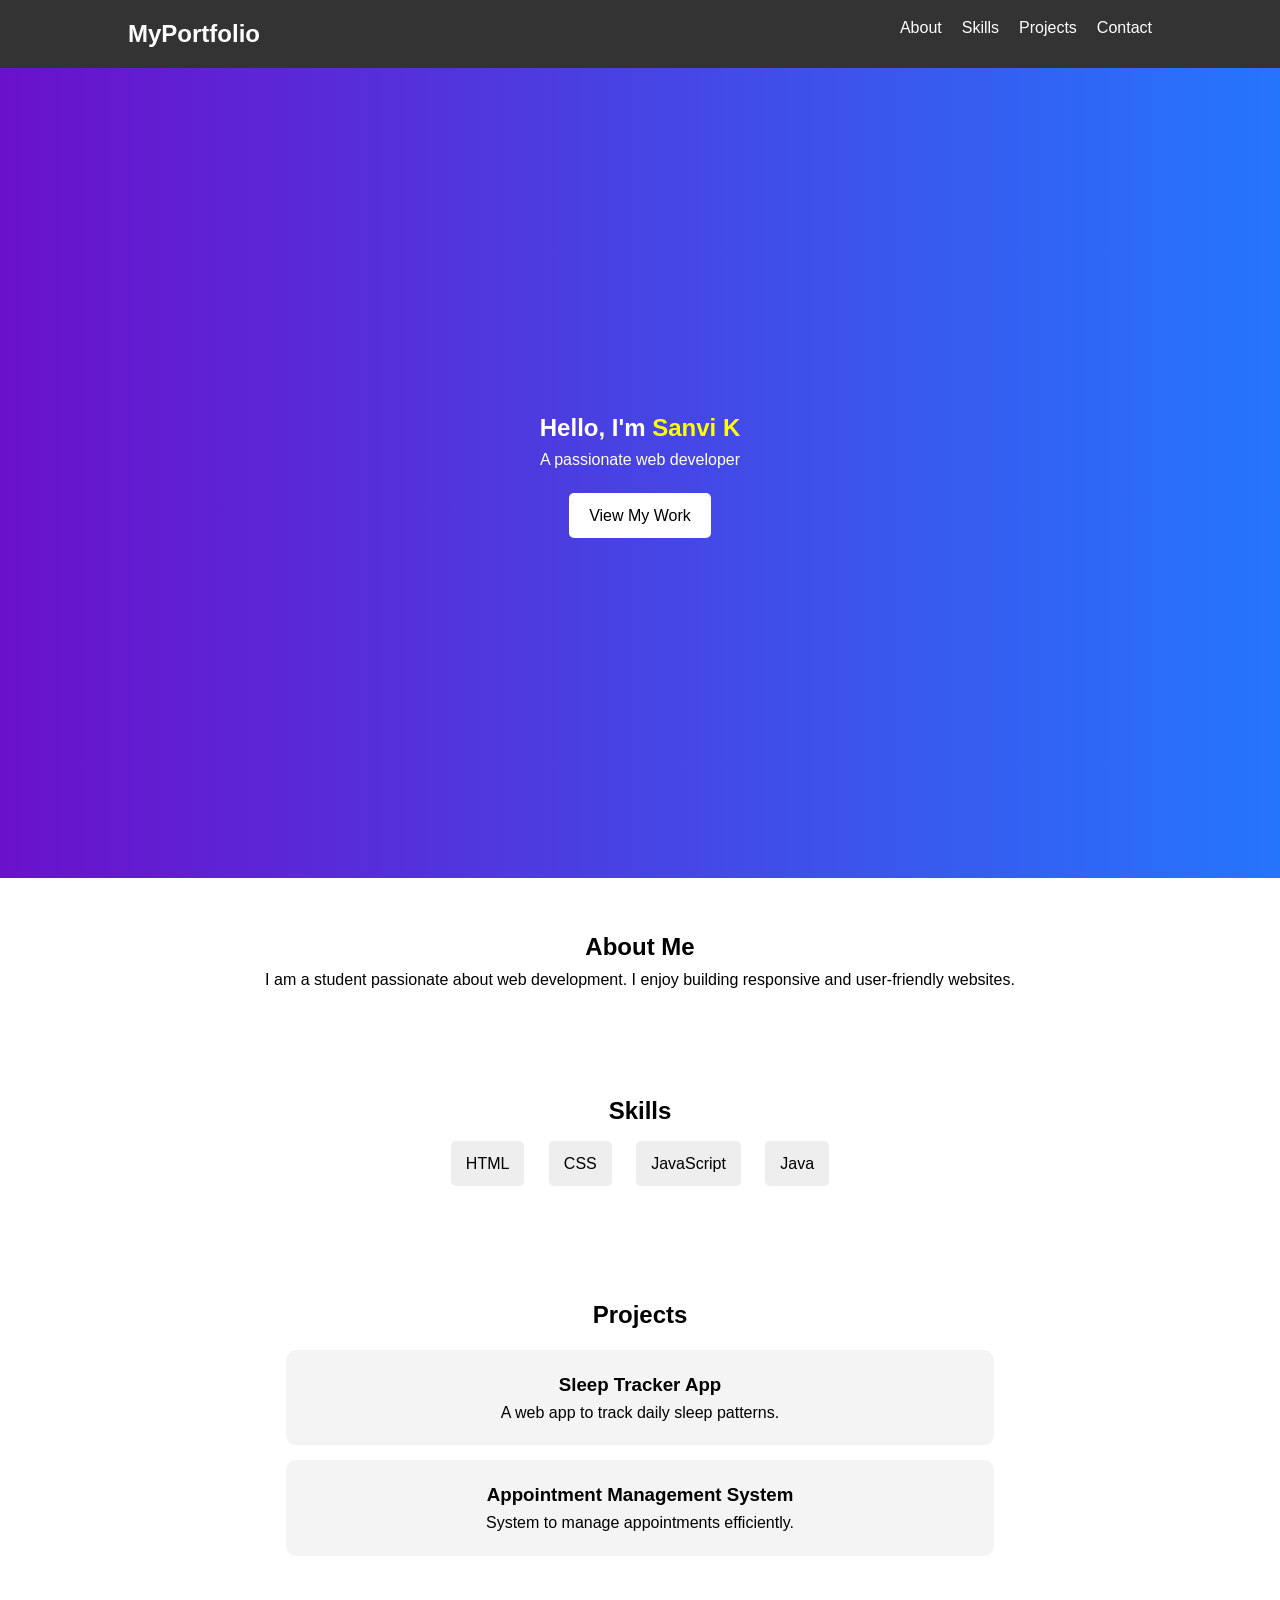
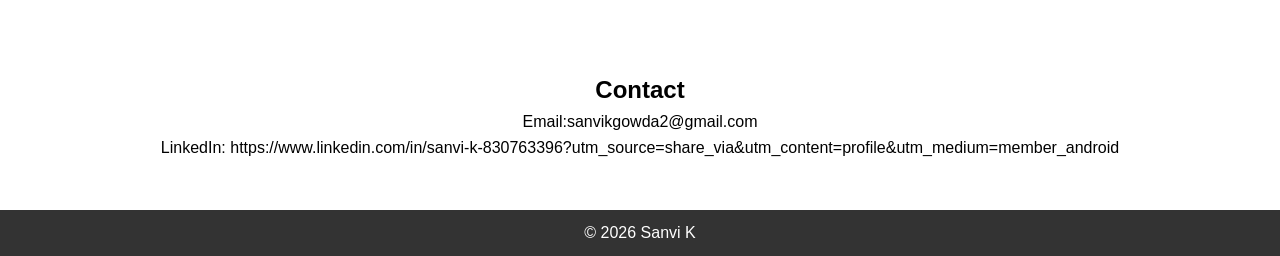
<file: index.html>
<!DOCTYPE html>
<html lang="en">
<head>
    <meta charset="UTF-8">
    <meta name="viewport" content="width=device-width, initial-scale=1.0">
    <title>My Portfolio</title>
    <link rel="stylesheet" href="style.css">
</head>
<body>

    <!-- Navbar -->
    <header>
        <nav>
            <h2 class="logo">MyPortfolio</h2>
            <ul>
                <li><a href="#about">About</a></li>
                <li><a href="#skills">Skills</a></li>
                <li><a href="#projects">Projects</a></li>
                <li><a href="#contact">Contact</a></li>
            </ul>
        </nav>
    </header>

    <!-- Hero Section -->
    <section class="hero">
        <h1>Hello, I'm <span>Sanvi K</span></h1>
        <p>A passionate web developer</p>
        <a href="#projects" class="btn">View My Work</a>
    </section>

    <!-- About -->
    <section id="about" class="section">
        <h2>About Me</h2>
        <p>
            I am a student passionate about web development. I enjoy building responsive and user-friendly websites.
        </p>
    </section>

    <!-- Skills -->
    <section id="skills" class="section">
        <h2>Skills</h2>
        <div class="skills">
            <span>HTML</span>
            <span>CSS</span>
            <span>JavaScript</span>
            <span>Java</span>
        </div>
    </section>

    <!-- Projects -->
    <section id="projects" class="section">
        <h2>Projects</h2>
        <div class="project-card">
            <h3>Sleep Tracker App</h3>
            <p>A web app to track daily sleep patterns.</p>
        </div>

        <div class="project-card">
            <h3>Appointment Management System</h3>
            <p>System to manage appointments efficiently.</p>
        </div>
    </section>

    <!-- Contact -->
    <section id="contact" class="section">
        <h2>Contact</h2>
        <p>Email:sanvikgowda2@gmail.com</p>
        <p>LinkedIn: https://www.linkedin.com/in/sanvi-k-830763396?utm_source=share_via&utm_content=profile&utm_medium=member_android</p>
    </section>

    <footer>
        <p>© 2026 Sanvi K</p>
    </footer>
    <script src="script.js"></script>

</body>
</html>
</file>
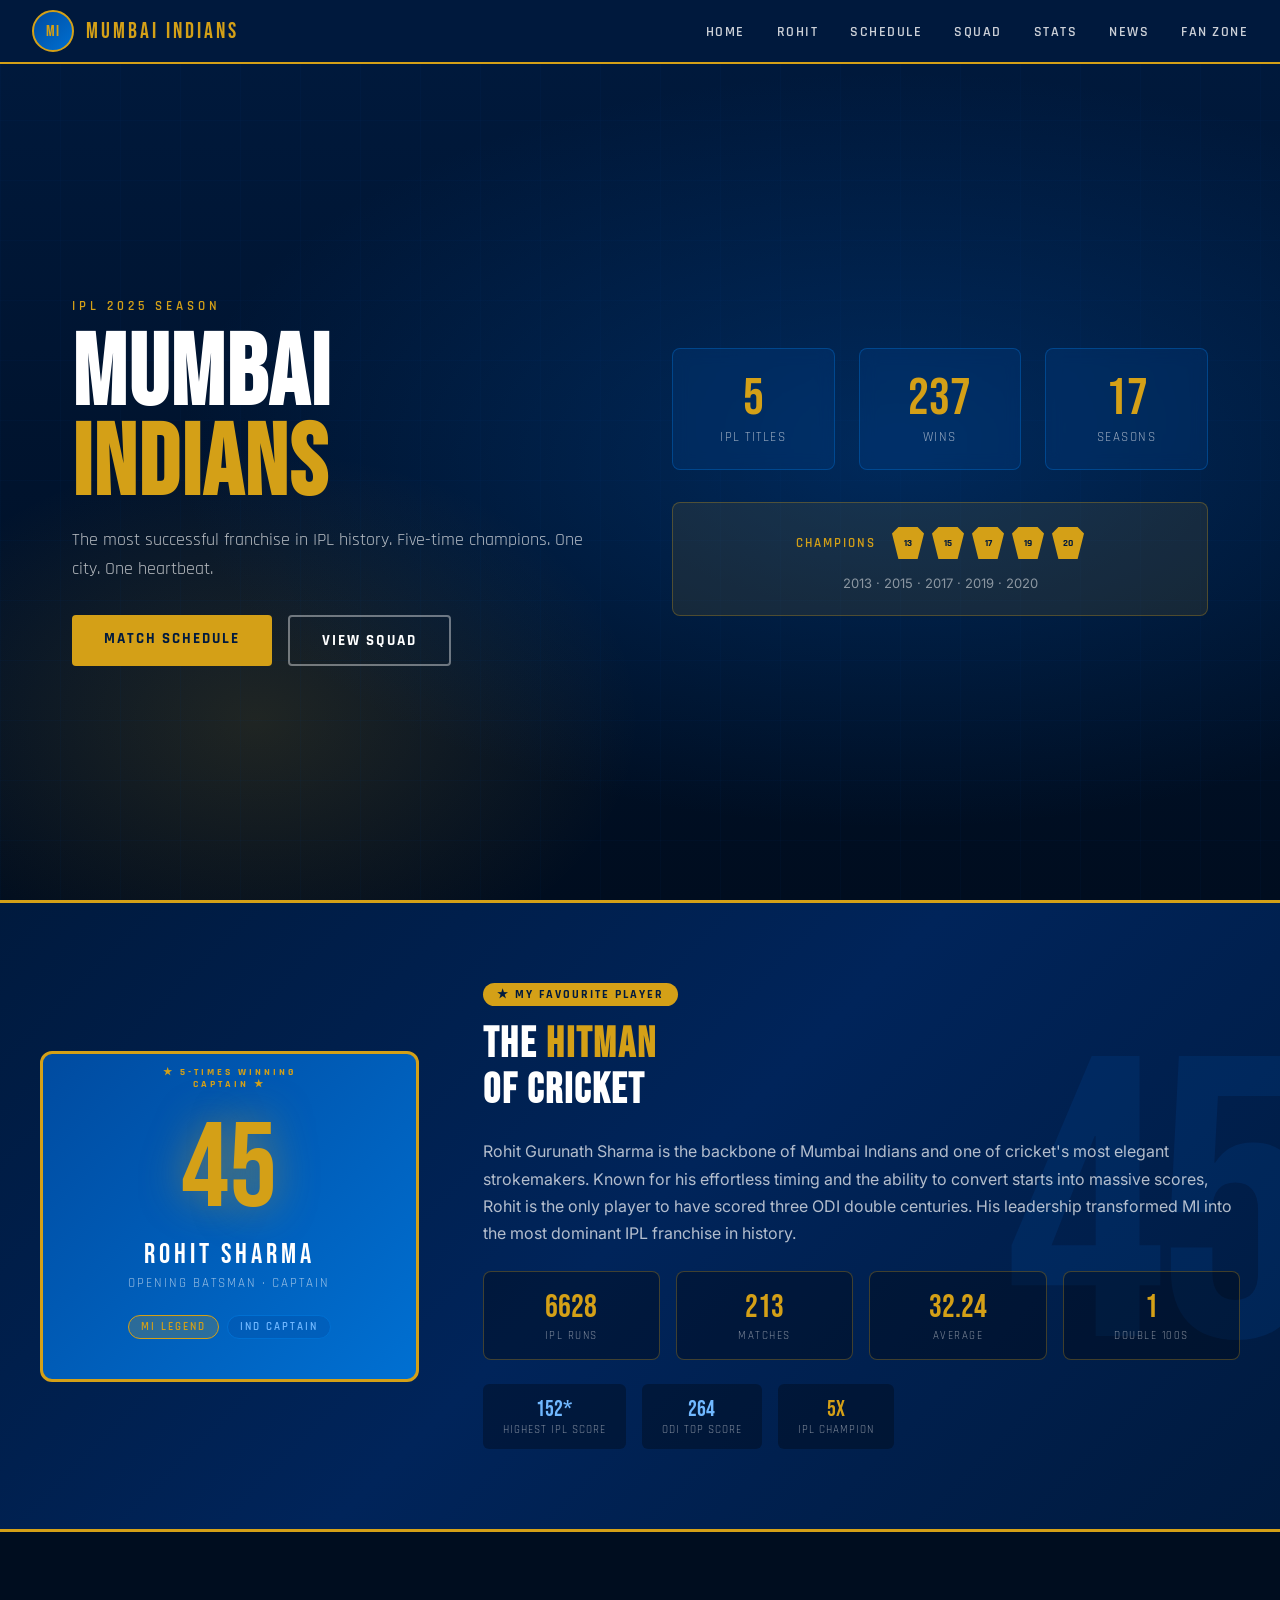
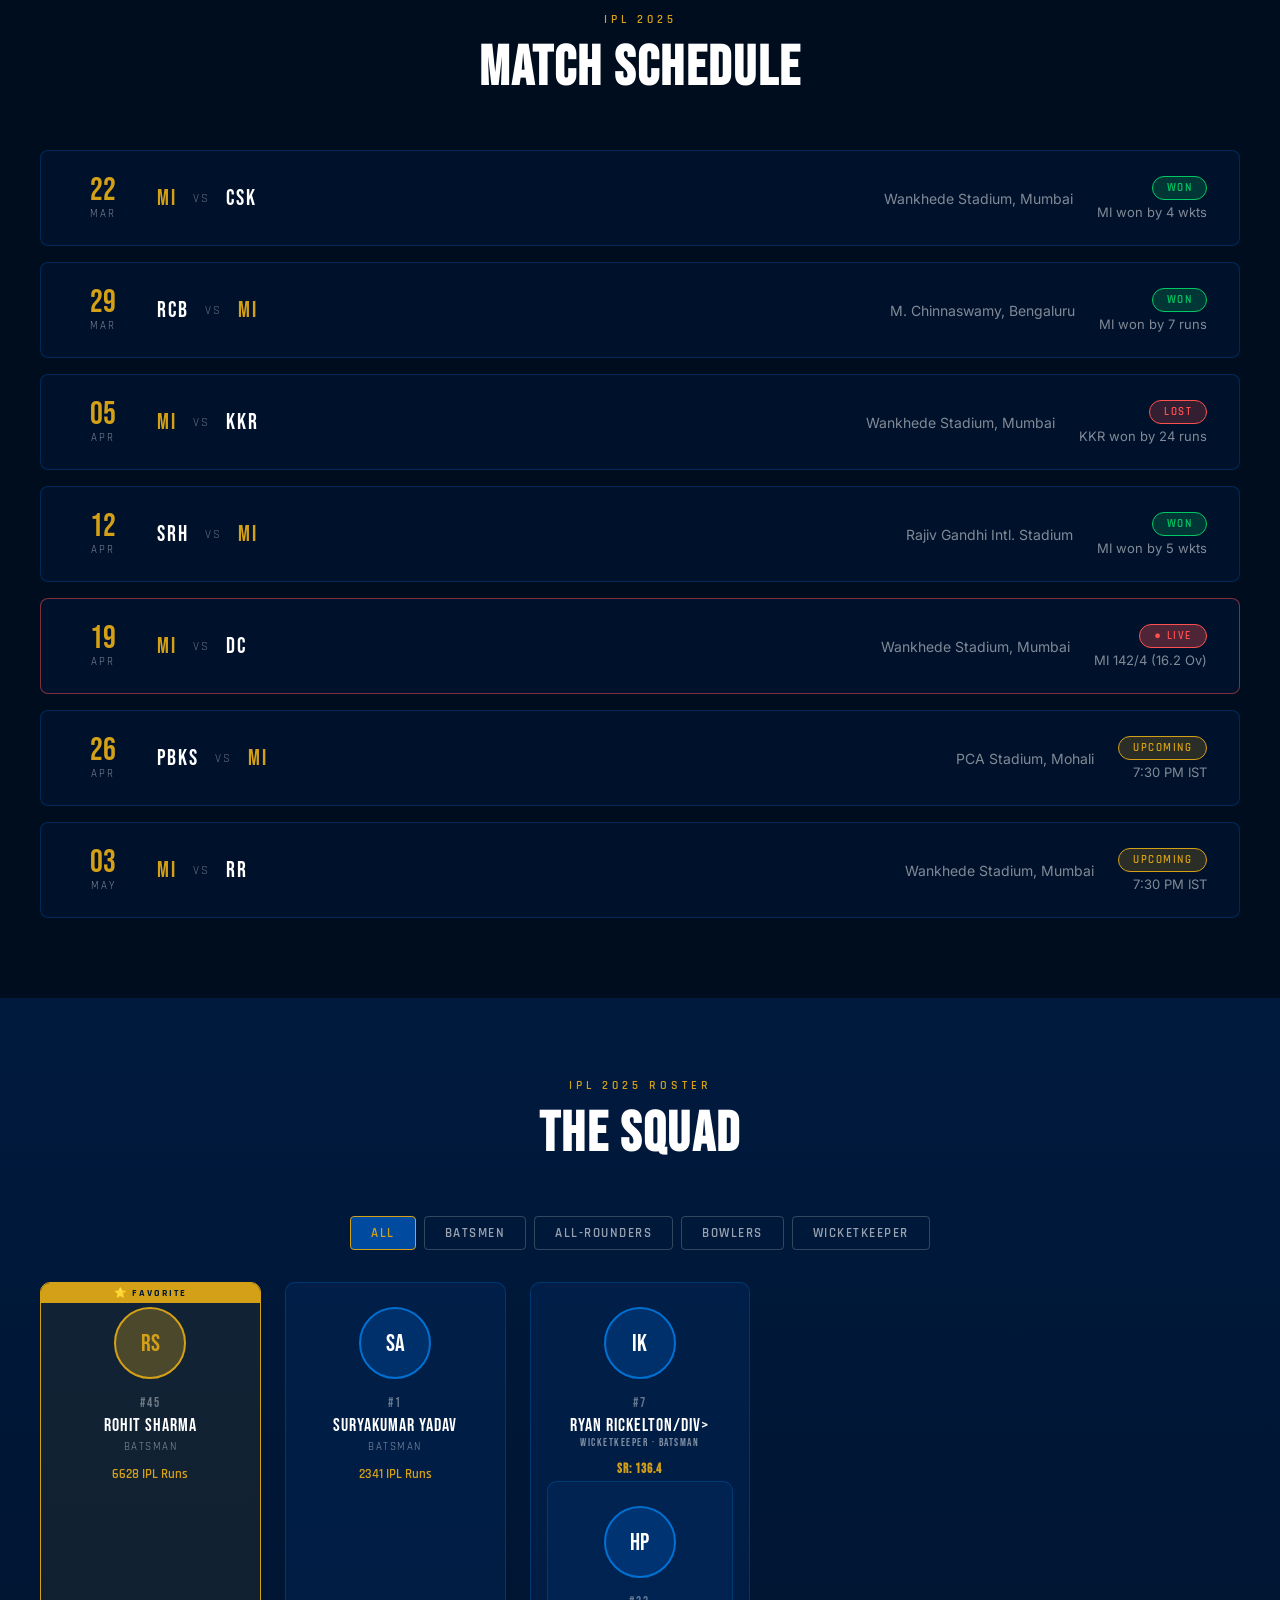
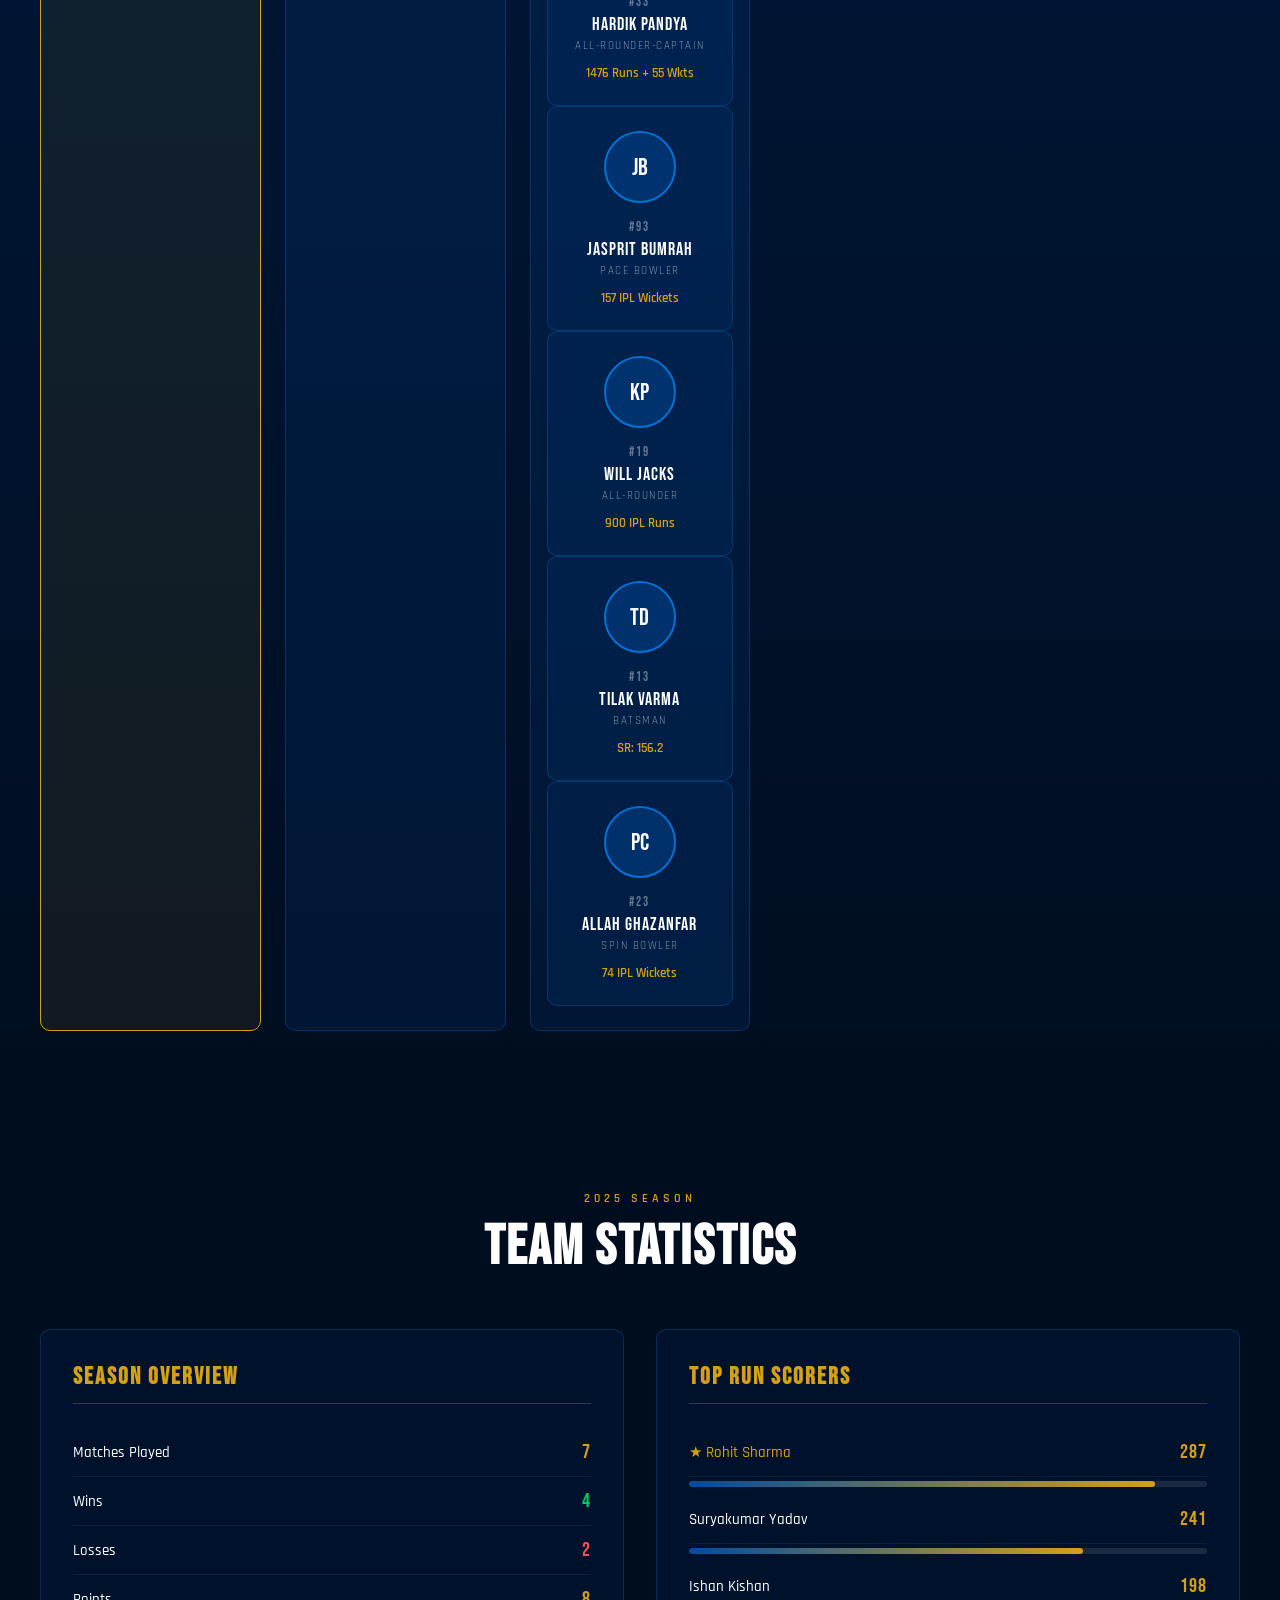
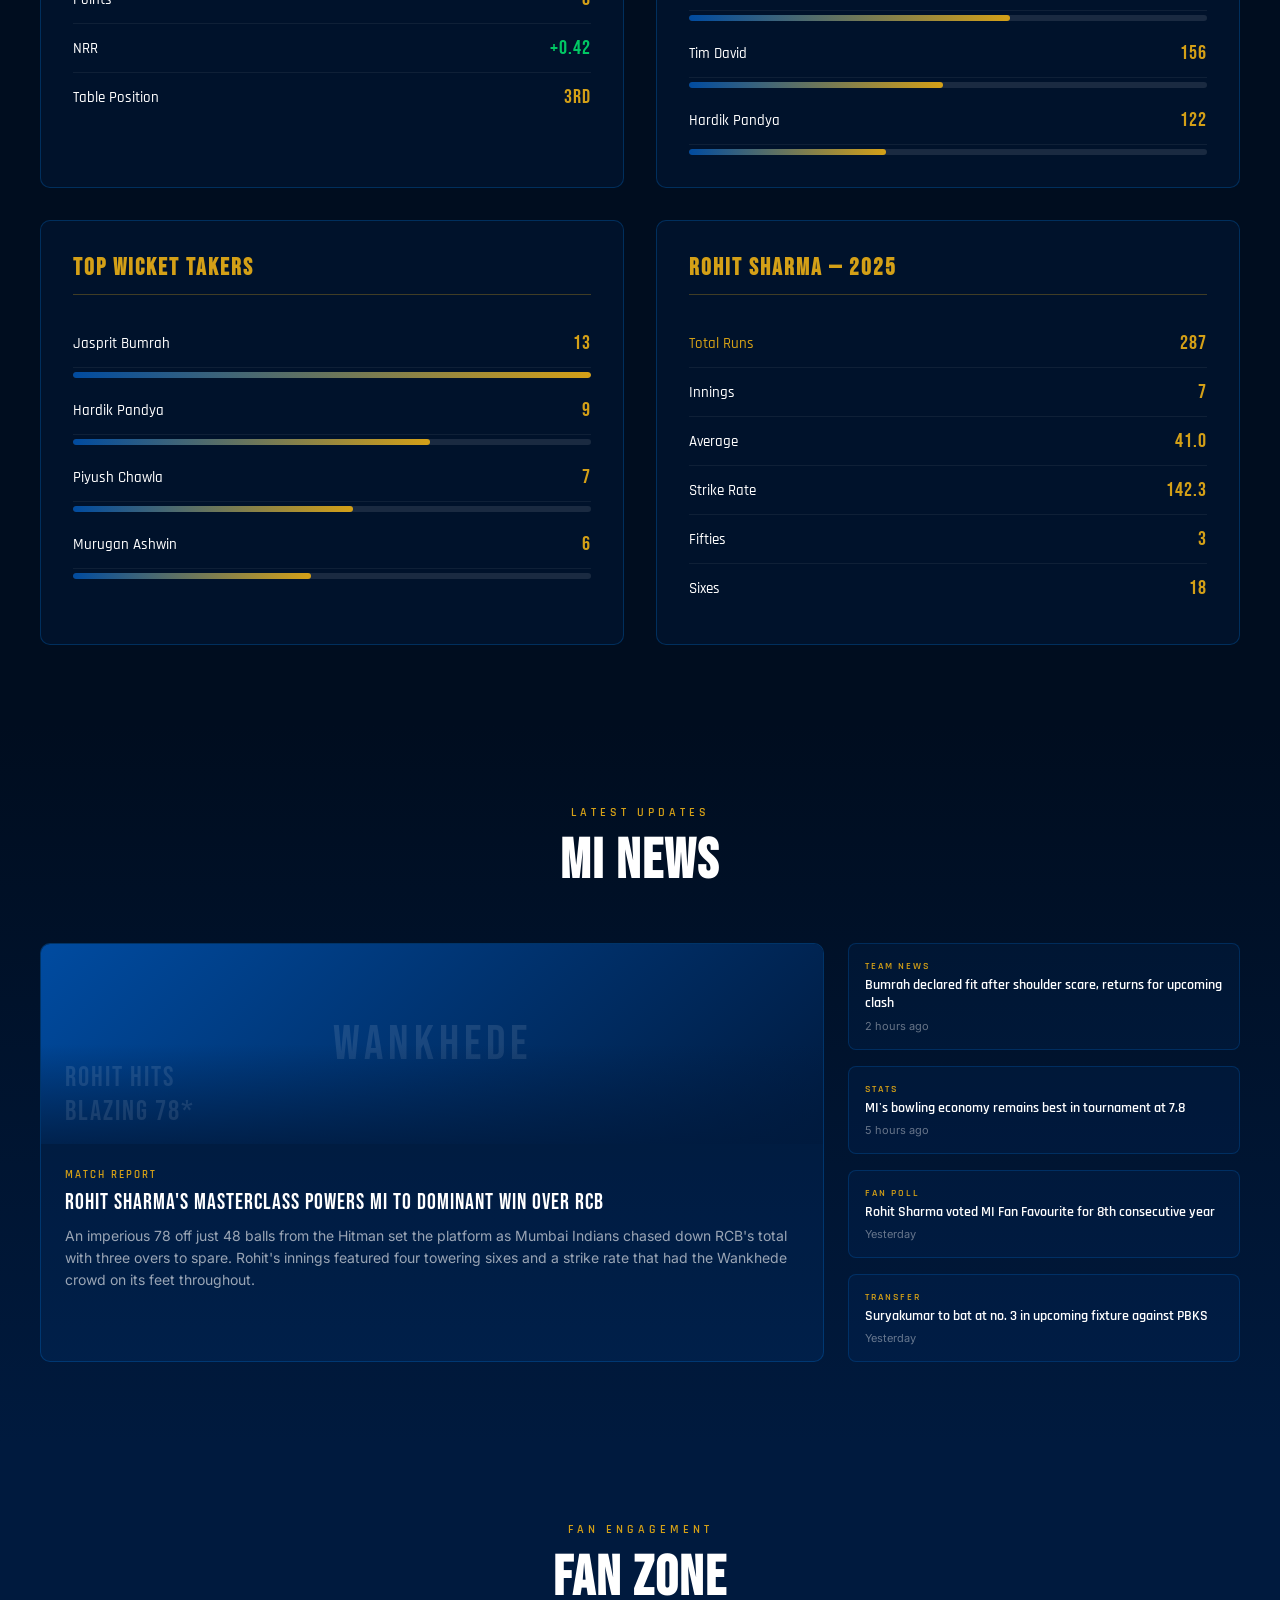
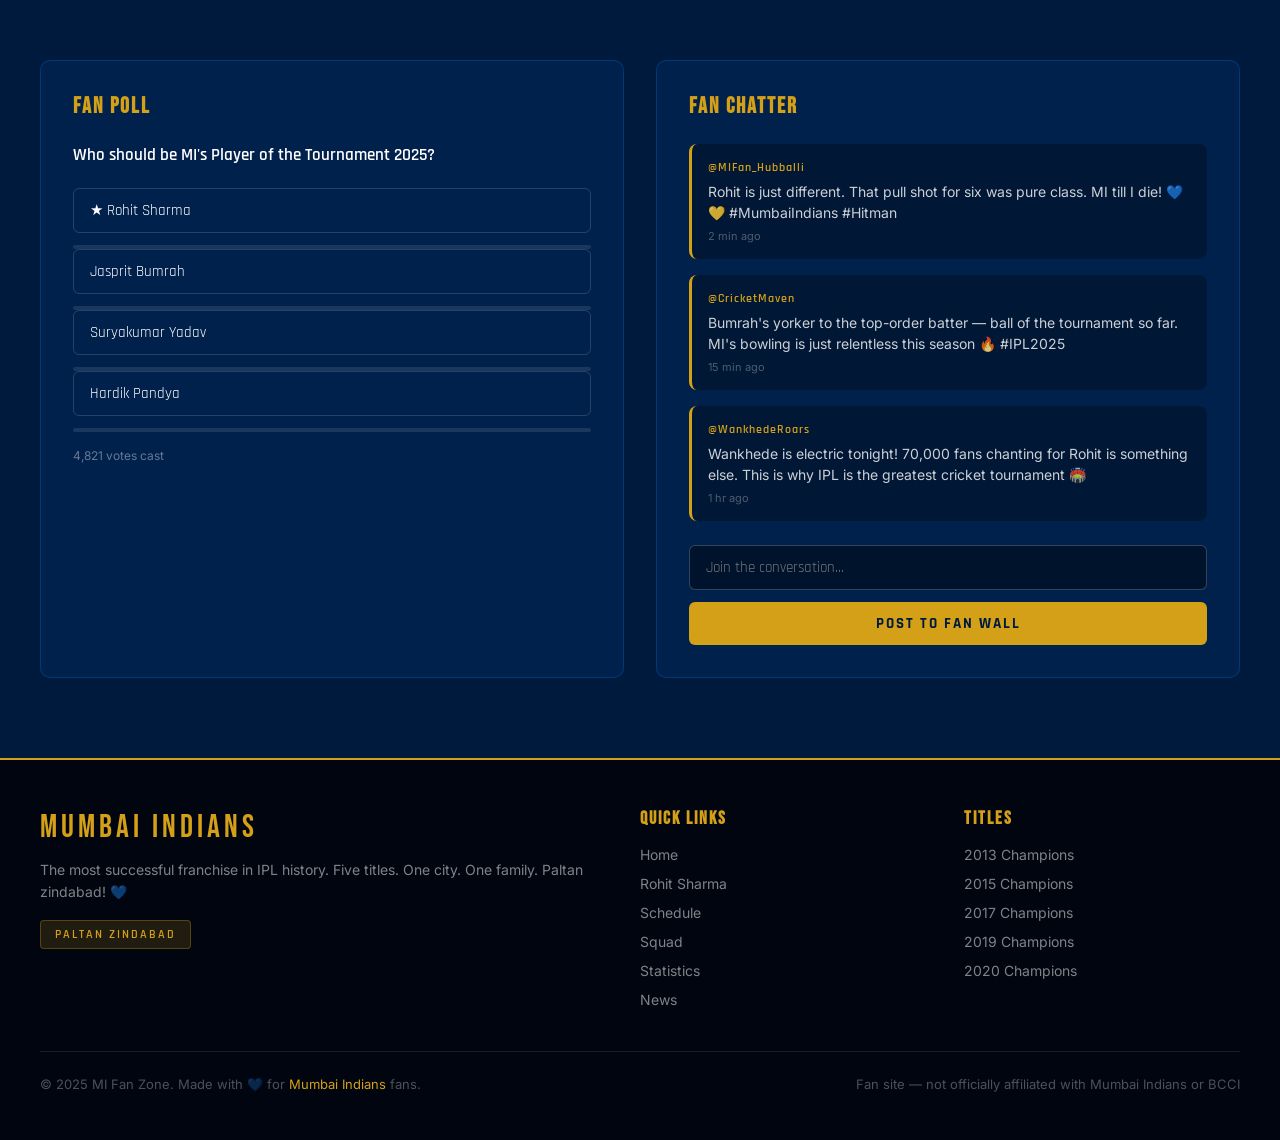
<file: IPL/index.html>
<!DOCTYPE html>
<html lang="en">
<head>
<meta charset="UTF-8">
<meta name="viewport" content="width=device-width, initial-scale=1.0">
<title>MI Fan Zone — Mumbai Indians</title>
<link href="https://fonts.googleapis.com/css2?family=Bebas+Neue&family=Rajdhani:wght@400;500;600;700&family=Inter:wght@300;400;500;600&display=swap" rel="stylesheet">
<style>
  :root {
    --mi-blue: #004BA0;
    --mi-gold: #D4A017;
    --mi-light-blue: #0070D2;
    --mi-dark: #001A3E;
    --mi-cream: #F5F0E8;
    --mi-white: #FFFFFF;
    --accent-gold: #FFD700;
    --glass: rgba(0, 75, 160, 0.15);
  }

  * { margin: 0; padding: 0; box-sizing: border-box; }
  html { scroll-behavior: smooth; }
  body {
    font-family: 'Rajdhani', sans-serif;
    background: var(--mi-dark);
    color: var(--mi-white);
    overflow-x: hidden;
  }

  nav {
    position: fixed;
    top: 0; left: 0; right: 0;
    z-index: 1000;
    background: rgba(0, 26, 62, 0.95);
    backdrop-filter: blur(12px);
    border-bottom: 2px solid var(--mi-gold);
    padding: 0 2rem;
    display: flex;
    align-items: center;
    justify-content: space-between;
    height: 64px;
  }
  .nav-logo { display: flex; align-items: center; gap: 12px; }
  .nav-logo .logo-circle {
    width: 42px; height: 42px;
    background: linear-gradient(135deg, var(--mi-blue), var(--mi-light-blue));
    border-radius: 50%;
    border: 2px solid var(--mi-gold);
    display: flex; align-items: center; justify-content: center;
    font-family: 'Bebas Neue', sans-serif;
    font-size: 16px; color: var(--mi-gold); letter-spacing: 1px;
  }
  .nav-logo span {
    font-family: 'Bebas Neue', sans-serif;
    font-size: 22px; color: var(--mi-gold); letter-spacing: 3px;
  }
  .nav-links { display: flex; gap: 2rem; list-style: none; }
  .nav-links a {
    color: rgba(255,255,255,0.8); text-decoration: none;
    font-size: 14px; font-weight: 600; letter-spacing: 1.5px;
    text-transform: uppercase; transition: color 0.2s;
  }
  .nav-links a:hover { color: var(--mi-gold); }

  #hero {
    min-height: 100vh;
    position: relative;
    display: flex; align-items: center;
    overflow: hidden;
    background: var(--mi-dark);
  }
  .hero-bg {
    position: absolute; inset: 0;
    background:
      radial-gradient(ellipse 80% 60% at 70% 50%, rgba(0,75,160,0.4) 0%, transparent 70%),
      radial-gradient(ellipse 50% 50% at 20% 80%, rgba(212,160,23,0.15) 0%, transparent 60%),
      linear-gradient(180deg, #001A3E 0%, #000D1F 100%);
  }
  .hero-grid {
    position: absolute; inset: 0;
    background-image:
      linear-gradient(rgba(0,75,160,0.1) 1px, transparent 1px),
      linear-gradient(90deg, rgba(0,75,160,0.1) 1px, transparent 1px);
    background-size: 60px 60px;
    opacity: 0.5;
  }
  .hero-content {
    position: relative; z-index: 2;
    max-width: 1200px; margin: 0 auto;
    padding: 8rem 2rem 4rem;
    display: grid; grid-template-columns: 1fr 1fr;
    gap: 4rem; align-items: center; width: 100%;
  }
  .hero-text .eyebrow {
    font-size: 13px; letter-spacing: 4px; text-transform: uppercase;
    color: var(--mi-gold); margin-bottom: 1rem; font-weight: 600;
  }
  .hero-text h1 {
    font-family: 'Bebas Neue', sans-serif;
    font-size: clamp(60px, 8vw, 100px);
    line-height: 0.9; letter-spacing: 2px;
    color: var(--mi-white); margin-bottom: 1rem;
  }
  .hero-text h1 span { color: var(--mi-gold); display: block; }
  .hero-text .tagline {
    font-size: 18px; color: rgba(255,255,255,0.7);
    margin-bottom: 2rem; line-height: 1.6; font-weight: 400;
  }
  .hero-btns { display: flex; gap: 1rem; flex-wrap: wrap; }
  .btn-primary {
    background: var(--mi-gold); color: var(--mi-dark);
    padding: 14px 32px; border-radius: 4px;
    font-family: 'Rajdhani', sans-serif;
    font-size: 15px; font-weight: 700; letter-spacing: 2px;
    text-transform: uppercase; text-decoration: none;
    border: none; cursor: pointer; transition: all 0.2s;
  }
  .btn-primary:hover { background: var(--accent-gold); transform: translateY(-2px); }
  .btn-secondary {
    background: transparent; color: var(--mi-white);
    padding: 14px 32px; border-radius: 4px;
    border: 2px solid rgba(255,255,255,0.4);
    font-family: 'Rajdhani', sans-serif;
    font-size: 15px; font-weight: 700; letter-spacing: 2px;
    text-transform: uppercase; text-decoration: none;
    cursor: pointer; transition: all 0.2s;
  }
  .btn-secondary:hover { border-color: var(--mi-gold); color: var(--mi-gold); }
  .hero-stats {
    display: grid; grid-template-columns: repeat(3, 1fr); gap: 1.5rem;
  }
  .stat-card {
    background: rgba(0,75,160,0.2);
    border: 1px solid rgba(0,112,210,0.4);
    border-radius: 8px; padding: 1.5rem;
    text-align: center; backdrop-filter: blur(8px);
    transition: transform 0.2s, border-color 0.2s;
  }
  .stat-card:hover { transform: translateY(-4px); border-color: var(--mi-gold); }
  .stat-card .num {
    font-family: 'Bebas Neue', sans-serif;
    font-size: 52px; color: var(--mi-gold); line-height: 1;
  }
  .stat-card .label {
    font-size: 13px; color: rgba(255,255,255,0.6);
    letter-spacing: 1.5px; text-transform: uppercase; margin-top: 4px;
  }
  .trophies-row {
    grid-column: 1 / -1;
    display: flex; align-items: center; justify-content: center;
    gap: 1rem; padding: 1.5rem;
    background: rgba(212,160,23,0.1);
    border: 1px solid rgba(212,160,23,0.3);
    border-radius: 8px; margin-top: 0.5rem; flex-wrap: wrap;
  }
  .trophies-row span:first-child {
    font-size: 13px; letter-spacing: 2px; text-transform: uppercase;
    color: var(--mi-gold); font-weight: 600;
  }
  .trophy-icons { display: flex; gap: 8px; }
  .trophy {
    width: 32px; height: 32px;
    background: var(--mi-gold);
    clip-path: polygon(20% 0%, 80% 0%, 100% 20%, 80% 100%, 20% 100%, 0% 20%);
    display: flex; align-items: center; justify-content: center;
    font-size: 10px; font-weight: 700; color: var(--mi-dark);
  }

  section { padding: 5rem 2rem; }
  .section-inner { max-width: 1200px; margin: 0 auto; }
  .section-header { text-align: center; margin-bottom: 3rem; }
  .section-header .label {
    font-size: 12px; letter-spacing: 4px; text-transform: uppercase;
    color: var(--mi-gold); font-weight: 600; margin-bottom: 0.5rem;
  }
  .section-header h2 {
    font-family: 'Bebas Neue', sans-serif;
    font-size: clamp(36px, 5vw, 56px); letter-spacing: 2px;
  }

  #rohit {
    background: linear-gradient(135deg, #001A3E 0%, #00245a 50%, #001A3E 100%);
    border-top: 3px solid var(--mi-gold);
    border-bottom: 3px solid var(--mi-gold);
    position: relative; overflow: hidden;
  }
  #rohit::before {
    content: '45';
    position: absolute; right: -2%; top: 50%;
    transform: translateY(-50%);
    font-family: 'Bebas Neue', sans-serif;
    font-size: 400px; color: rgba(0,75,160,0.2);
    line-height: 1; pointer-events: none; letter-spacing: -10px;
  }
  .rohit-grid {
    display: grid; grid-template-columns: 1fr 2fr;
    gap: 4rem; align-items: center; position: relative; z-index: 1;
  }
  .rohit-badge {
    background: linear-gradient(135deg, var(--mi-blue), var(--mi-light-blue));
    border-radius: 12px; border: 3px solid var(--mi-gold);
    padding: 2.5rem 2rem; text-align: center;
    position: relative; overflow: hidden;
  }
  .rohit-badge::before {
    content: '★ 5-TIMES WINNING CAPTAIN ★';
    position: absolute; top: 12px; left: 50%;
    transform: translateX(-50%);
    font-size: 10px; letter-spacing: 3px;
    color: var(--mi-gold); font-weight: 700;
  }
  .jersey-number {
    font-family: 'Bebas Neue', sans-serif;
    font-size: 120px; color: var(--mi-gold);
    line-height: 1; margin-top: 1rem;
    text-shadow: 0 0 40px rgba(212,160,23,0.5);
  }
  .rohit-name {
    font-family: 'Bebas Neue', sans-serif;
    font-size: 28px; letter-spacing: 4px; margin-top: 0.5rem;
  }
  .rohit-role {
    font-size: 13px; color: rgba(255,255,255,0.6);
    letter-spacing: 2px; text-transform: uppercase; margin-top: 4px;
  }
  .rohit-info h3 {
    font-family: 'Bebas Neue', sans-serif;
    font-size: 42px; letter-spacing: 2px; line-height: 1.1;
  }
  .rohit-info h3 .gold { color: var(--mi-gold); }
  .rohit-info .bio {
    color: rgba(255,255,255,0.7); font-size: 16px;
    line-height: 1.7; margin: 1.5rem 0; font-weight: 400;
    font-family: 'Inter', sans-serif;
  }
  .rohit-stats {
    display: grid; grid-template-columns: repeat(4, 1fr); gap: 1rem; margin-top: 1.5rem;
  }
  .rs {
    background: rgba(0,0,0,0.3);
    border: 1px solid rgba(212,160,23,0.3);
    border-radius: 8px; padding: 1rem; text-align: center;
  }
  .rs .val { font-family: 'Bebas Neue', sans-serif; font-size: 32px; color: var(--mi-gold); }
  .rs .lbl {
    font-size: 11px; color: rgba(255,255,255,0.5);
    letter-spacing: 1.5px; text-transform: uppercase; margin-top: 2px;
  }
  .highlight-badge {
    display: inline-block; background: var(--mi-gold); color: var(--mi-dark);
    padding: 4px 14px; border-radius: 20px;
    font-size: 12px; font-weight: 700; letter-spacing: 2px;
    text-transform: uppercase; margin-bottom: 1rem;
  }

  #schedule { background: #000D1F; }
  .matches-grid { display: grid; gap: 1rem; }
  .match-card {
    background: rgba(0,75,160,0.1);
    border: 1px solid rgba(0,112,210,0.25);
    border-radius: 8px; padding: 1.5rem 2rem;
    display: grid; grid-template-columns: auto 1fr auto auto;
    gap: 1.5rem; align-items: center; transition: all 0.2s;
  }
  .match-card:hover {
    background: rgba(0,75,160,0.2);
    border-color: rgba(212,160,23,0.5);
    transform: translateX(4px);
  }
  .match-date { text-align: center; min-width: 60px; }
  .match-date .day {
    font-family: 'Bebas Neue', sans-serif;
    font-size: 32px; color: var(--mi-gold); line-height: 1;
  }
  .match-date .month {
    font-size: 11px; letter-spacing: 2px; text-transform: uppercase; color: rgba(255,255,255,0.5);
  }
  .match-teams { display: flex; align-items: center; gap: 1rem; }
  .team-tag { font-family: 'Bebas Neue', sans-serif; font-size: 22px; letter-spacing: 2px; }
  .team-tag.mi { color: var(--mi-gold); }
  .vs { font-size: 12px; color: rgba(255,255,255,0.4); letter-spacing: 2px; }
  .match-venue { font-size: 14px; color: rgba(255,255,255,0.5); font-family: 'Inter', sans-serif; }
  .match-status { text-align: right; }
  .status-pill {
    display: inline-block; padding: 4px 14px; border-radius: 20px;
    font-size: 11px; font-weight: 600; letter-spacing: 1.5px; text-transform: uppercase;
  }
  .status-win { background: rgba(0,200,100,0.2); color: #00C864; border: 1px solid #00C864; }
  .status-loss { background: rgba(255,80,80,0.2); color: #FF5050; border: 1px solid #FF5050; }
  .status-upcoming { background: rgba(212,160,23,0.2); color: var(--mi-gold); border: 1px solid var(--mi-gold); }
  .status-live {
    background: rgba(255,80,80,0.3); color: #FF5050;
    border: 1px solid #FF5050; animation: pulse 1.5s infinite;
  }
  @keyframes pulse { 0%, 100% { opacity: 1; } 50% { opacity: 0.5; } }
  .match-result { font-size: 13px; color: rgba(255,255,255,0.5); margin-top: 4px; font-family: 'Inter', sans-serif; }

  #squad { background: linear-gradient(180deg, #001A3E 0%, #000D1F 100%); }
  .filter-tabs {
    display: flex; gap: 0.5rem; justify-content: center;
    margin-bottom: 2rem; flex-wrap: wrap;
  }
  .filter-tab {
    padding: 8px 20px; border-radius: 4px;
    font-size: 13px; font-weight: 600; letter-spacing: 1.5px;
    text-transform: uppercase; cursor: pointer;
    border: 1px solid rgba(255,255,255,0.2);
    background: transparent; color: rgba(255,255,255,0.6);
    transition: all 0.2s; font-family: 'Rajdhani', sans-serif;
  }
  .filter-tab.active, .filter-tab:hover {
    background: var(--mi-blue); border-color: var(--mi-gold); color: var(--mi-gold);
  }
  .squad-grid {
    display: grid; grid-template-columns: repeat(auto-fill, minmax(200px, 1fr)); gap: 1.5rem;
  }
  .player-card {
    background: rgba(0,75,160,0.15);
    border: 1px solid rgba(0,112,210,0.3);
    border-radius: 10px; padding: 1.5rem 1rem;
    text-align: center; transition: all 0.25s;
    cursor: pointer; position: relative; overflow: hidden;
  }
  .player-card.featured { border-color: var(--mi-gold); background: rgba(212,160,23,0.08); }
  .player-card.featured::before {
    content: '⭐ FAVORITE';
    position: absolute; top: 0; left: 0; right: 0;
    background: var(--mi-gold); color: var(--mi-dark);
    font-size: 10px; font-weight: 700; letter-spacing: 2px;
    padding: 4px; text-align: center;
  }
  .player-card:hover {
    transform: translateY(-6px); border-color: var(--mi-gold);
    box-shadow: 0 8px 32px rgba(0,75,160,0.4);
  }
  .player-avatar {
    width: 72px; height: 72px; border-radius: 50%;
    margin: 0 auto 1rem;
    display: flex; align-items: center; justify-content: center;
    font-family: 'Bebas Neue', sans-serif; font-size: 24px; border: 2px solid;
  }
  .avatar-blue { background: rgba(0,75,160,0.4); border-color: var(--mi-light-blue); color: var(--mi-white); }
  .avatar-gold { background: rgba(212,160,23,0.3); border-color: var(--mi-gold); color: var(--mi-gold); }
  .player-num { font-family: 'Bebas Neue', sans-serif; font-size: 13px; color: rgba(255,255,255,0.4); letter-spacing: 2px; }
  .player-name { font-family: 'Bebas Neue', sans-serif; font-size: 18px; letter-spacing: 1px; margin: 4px 0; }
  .player-role { font-size: 11px; color: rgba(255,255,255,0.5); letter-spacing: 1.5px; text-transform: uppercase; }
  .player-stat { margin-top: 0.75rem; font-size: 13px; color: var(--mi-gold); font-weight: 600; }

  #stats { background: #000D1F; }
  .stats-layout { display: grid; grid-template-columns: 1fr 1fr; gap: 2rem; }
  .stat-panel {
    background: rgba(0,75,160,0.1);
    border: 1px solid rgba(0,112,210,0.3);
    border-radius: 10px; padding: 2rem;
  }
  .stat-panel h3 {
    font-family: 'Bebas Neue', sans-serif; font-size: 24px; letter-spacing: 2px;
    color: var(--mi-gold); margin-bottom: 1.5rem;
    padding-bottom: 0.75rem; border-bottom: 1px solid rgba(212,160,23,0.3);
  }
  .stat-row {
    display: flex; justify-content: space-between; align-items: center;
    padding: 0.75rem 0; border-bottom: 1px solid rgba(255,255,255,0.06);
  }
  .stat-row:last-child { border-bottom: none; }
  .stat-row .name { font-size: 15px; font-weight: 500; }
  .stat-row .value { font-family: 'Bebas Neue', sans-serif; font-size: 20px; color: var(--mi-gold); letter-spacing: 1px; }
  .stat-bar-wrap { margin-top: 0.5rem; }
  .stat-bar { height: 6px; background: rgba(255,255,255,0.1); border-radius: 3px; overflow: hidden; margin-top: 4px; }
  .stat-bar-fill {
    height: 100%;
    background: linear-gradient(90deg, var(--mi-blue), var(--mi-gold));
    border-radius: 3px; transition: width 0.8s ease;
  }

  #news { background: linear-gradient(180deg, #000D1F 0%, #001A3E 100%); }
  .news-grid { display: grid; grid-template-columns: 2fr 1fr; gap: 1.5rem; }
  .news-featured {
    background: rgba(0,75,160,0.15);
    border: 1px solid rgba(0,112,210,0.3);
    border-radius: 10px; overflow: hidden;
    transition: border-color 0.2s; cursor: pointer;
  }
  .news-featured:hover { border-color: var(--mi-gold); }
  .news-img {
    height: 200px;
    background: linear-gradient(135deg, var(--mi-blue) 0%, var(--mi-dark) 100%);
    display: flex; align-items: center; justify-content: center;
    font-family: 'Bebas Neue', sans-serif; font-size: 48px;
    color: rgba(255,255,255,0.1); letter-spacing: 5px;
    position: relative; overflow: hidden;
  }
  .news-img::after {
    content: ''; position: absolute; inset: 0;
    background: linear-gradient(180deg, transparent 50%, rgba(0,26,62,0.8) 100%);
  }
  .news-img-text {
    position: absolute; bottom: 1rem; left: 1.5rem; z-index: 1;
    font-family: 'Bebas Neue', sans-serif; font-size: 28px; letter-spacing: 2px; line-height: 1.2;
  }
  .news-body { padding: 1.5rem; }
  .news-tag { font-size: 11px; letter-spacing: 2px; text-transform: uppercase; color: var(--mi-gold); font-weight: 600; }
  .news-title { font-family: 'Bebas Neue', sans-serif; font-size: 22px; letter-spacing: 1px; margin: 0.5rem 0; line-height: 1.2; }
  .news-excerpt { font-size: 14px; color: rgba(255,255,255,0.6); line-height: 1.6; font-family: 'Inter', sans-serif; font-weight: 400; }
  .news-sidebar { display: flex; flex-direction: column; gap: 1rem; }
  .news-mini {
    background: rgba(0,75,160,0.1); border: 1px solid rgba(0,112,210,0.25);
    border-radius: 8px; padding: 1rem; cursor: pointer; transition: all 0.2s;
  }
  .news-mini:hover { border-color: var(--mi-gold); transform: translateX(4px); }
  .news-mini .tag { font-size: 10px; letter-spacing: 2px; text-transform: uppercase; color: var(--mi-gold); font-weight: 600; }
  .news-mini .title { font-size: 14px; font-weight: 600; margin-top: 4px; line-height: 1.3; }
  .news-mini .time { font-size: 11px; color: rgba(255,255,255,0.4); margin-top: 6px; font-family: 'Inter', sans-serif; }

  #fanzone { background: #001A3E; }
  .fanzone-grid { display: grid; grid-template-columns: 1fr 1fr; gap: 2rem; }
  .poll-card, .social-card {
    background: rgba(0,75,160,0.15);
    border: 1px solid rgba(0,112,210,0.3);
    border-radius: 10px; padding: 2rem;
  }
  .poll-card h3, .social-card h3 {
    font-family: 'Bebas Neue', sans-serif; font-size: 22px;
    letter-spacing: 2px; color: var(--mi-gold); margin-bottom: 1.5rem;
  }
  .poll-q { font-size: 17px; font-weight: 600; margin-bottom: 1.25rem; line-height: 1.4; }
  .poll-option {
    display: flex; align-items: center; justify-content: space-between;
    padding: 12px 16px; border-radius: 6px;
    border: 1px solid rgba(255,255,255,0.15);
    margin-bottom: 0.75rem; cursor: pointer; transition: all 0.2s; font-size: 15px;
  }
  .poll-option:hover { border-color: var(--mi-gold); background: rgba(212,160,23,0.1); }
  .poll-option.voted { border-color: var(--mi-gold); background: rgba(0,75,160,0.3); }
  .poll-pct { font-family: 'Bebas Neue', sans-serif; font-size: 18px; color: var(--mi-gold); }
  .poll-bar { height: 4px; background: rgba(255,255,255,0.1); border-radius: 2px; margin-top: 4px; overflow: hidden; }
  .poll-fill { height: 100%; background: var(--mi-gold); border-radius: 2px; }
  .social-tweet {
    background: rgba(0,0,0,0.3); border-radius: 8px; padding: 1rem;
    margin-bottom: 1rem; border-left: 3px solid var(--mi-gold);
  }
  .tweet-handle { font-size: 12px; color: var(--mi-gold); font-weight: 600; letter-spacing: 1px; }
  .tweet-text { font-size: 14px; color: rgba(255,255,255,0.8); margin-top: 6px; line-height: 1.5; font-family: 'Inter', sans-serif; font-weight: 400; }
  .tweet-time { font-size: 11px; color: rgba(255,255,255,0.3); margin-top: 6px; font-family: 'Inter', sans-serif; }

  footer { background: #000510; border-top: 2px solid var(--mi-gold); padding: 3rem 2rem; }
  .footer-inner {
    max-width: 1200px; margin: 0 auto;
    display: grid; grid-template-columns: 2fr 1fr 1fr; gap: 3rem;
  }
  .footer-brand .logo-text { font-family: 'Bebas Neue', sans-serif; font-size: 32px; color: var(--mi-gold); letter-spacing: 4px; }
  .footer-brand p { font-size: 14px; color: rgba(255,255,255,0.5); margin-top: 0.75rem; line-height: 1.6; font-family: 'Inter', sans-serif; font-weight: 400; }
  .footer-links h4 { font-family: 'Bebas Neue', sans-serif; font-size: 18px; letter-spacing: 2px; color: var(--mi-gold); margin-bottom: 1rem; }
  .footer-links ul { list-style: none; }
  .footer-links li { margin-bottom: 0.5rem; }
  .footer-links a { color: rgba(255,255,255,0.5); text-decoration: none; font-size: 14px; transition: color 0.2s; font-family: 'Inter', sans-serif; }
  .footer-links a:hover { color: var(--mi-gold); }
  .footer-bottom {
    max-width: 1200px; margin: 2rem auto 0;
    padding-top: 1.5rem; border-top: 1px solid rgba(255,255,255,0.1);
    display: flex; justify-content: space-between; align-items: center;
    font-size: 13px; color: rgba(255,255,255,0.3); font-family: 'Inter', sans-serif;
  }
  .footer-bottom span { color: var(--mi-gold); }

  .fade-up { opacity: 0; transform: translateY(30px); transition: opacity 0.6s ease, transform 0.6s ease; }
  .fade-up.visible { opacity: 1; transform: translateY(0); }

  @media (max-width: 768px) {
    .hero-content { grid-template-columns: 1fr; padding: 6rem 1rem 3rem; }
    .hero-stats { grid-template-columns: repeat(3, 1fr); }
    .rohit-grid { grid-template-columns: 1fr; }
    .rohit-stats { grid-template-columns: repeat(2, 1fr); }
    .stats-layout { grid-template-columns: 1fr; }
    .news-grid { grid-template-columns: 1fr; }
    .fanzone-grid { grid-template-columns: 1fr; }
    .footer-inner { grid-template-columns: 1fr; }
    .match-card { grid-template-columns: auto 1fr; }
    .match-result { display: none; }
    nav .nav-links { display: none; }
    .trophies-row { flex-direction: column; gap: 0.5rem; }
  }
</style>
</head>
<body>

<nav>
  <div class="nav-logo">
    <div class="logo-circle">MI</div>
    <span>MUMBAI INDIANS</span>
  </div>
  <ul class="nav-links">
    <li><a href="#hero">Home</a></li>
    <li><a href="#rohit">Rohit</a></li>
    <li><a href="#schedule">Schedule</a></li>
    <li><a href="#squad">Squad</a></li>
    <li><a href="#stats">Stats</a></li>
    <li><a href="#news">News</a></li>
    <li><a href="#fanzone">Fan Zone</a></li>
  </ul>
</nav>

<section id="hero">
  <div class="hero-bg"></div>
  <div class="hero-grid"></div>
  <div class="hero-content">
    <div class="hero-text fade-up">
      <div class="eyebrow">IPL 2025 Season</div>
      <h1>MUMBAI<span>INDIANS</span></h1>
      <p class="tagline">The most successful franchise in IPL history. Five-time champions. One city. One heartbeat.</p>
      <div class="hero-btns">
        <a href="#schedule" class="btn-primary">Match Schedule</a>
        <a href="#squad" class="btn-secondary">View Squad</a>
      </div>
    </div>
    <div class="fade-up" style="animation-delay:0.2s">
      <div class="hero-stats">
        <div class="stat-card"><div class="num">5</div><div class="label">IPL Titles</div></div>
        <div class="stat-card"><div class="num">237</div><div class="label">Wins</div></div>
        <div class="stat-card"><div class="num">17</div><div class="label">Seasons</div></div>
        <div class="trophies-row">
          <span>Champions</span>
          <div class="trophy-icons">
            <div class="trophy">13</div>
            <div class="trophy">15</div>
            <div class="trophy">17</div>
            <div class="trophy">19</div>
            <div class="trophy">20</div>
          </div>
          <span style="font-size:13px;color:rgba(255,255,255,0.5);font-family:'Inter',sans-serif;">2013 · 2015 · 2017 · 2019 · 2020</span>
        </div>
      </div>
    </div>
  </div>
</section>

<section id="rohit">
  <div class="section-inner">
    <div class="rohit-grid fade-up">
      <div class="rohit-badge">
        <div class="jersey-number">45</div>
        <div class="rohit-name">ROHIT SHARMA</div>
        <div class="rohit-role">Opening Batsman · Captain</div>
        <div style="margin-top:1.5rem;display:flex;gap:0.5rem;justify-content:center;flex-wrap:wrap;">
          <span style="background:rgba(212,160,23,0.2);border:1px solid var(--mi-gold);padding:4px 12px;border-radius:20px;font-size:11px;letter-spacing:2px;color:var(--mi-gold);font-weight:600;">MI LEGEND</span>
          <span style="background:rgba(0,75,160,0.3);border:1px solid var(--mi-light-blue);padding:4px 12px;border-radius:20px;font-size:11px;letter-spacing:2px;color:#70B8FF;font-weight:600;">IND CAPTAIN</span>
        </div>
      </div>
      <div class="rohit-info">
        <div class="highlight-badge">★ My Favourite Player</div>
        <h3>THE <span class="gold">HITMAN</span><br>OF CRICKET</h3>
        <p class="bio">Rohit Gurunath Sharma is the backbone of Mumbai Indians and one of cricket's most elegant strokemakers. Known for his effortless timing and the ability to convert starts into massive scores, Rohit is the only player to have scored three ODI double centuries. His leadership transformed MI into the most dominant IPL franchise in history.</p>
        <div class="rohit-stats">
          <div class="rs"><div class="val">6628</div><div class="lbl">IPL Runs</div></div>
          <div class="rs"><div class="val">213</div><div class="lbl">Matches</div></div>
          <div class="rs"><div class="val">32.24</div><div class="lbl">Average</div></div>
          <div class="rs"><div class="val">1</div><div class="lbl">Double 100s</div></div>
        </div>
        <div style="margin-top:1.5rem;display:flex;gap:1rem;flex-wrap:wrap;">
          <div style="background:rgba(0,0,0,0.3);border-radius:6px;padding:0.75rem 1.25rem;text-align:center;">
            <div style="font-family:'Bebas Neue',sans-serif;font-size:22px;color:#70B8FF;">152*</div>
            <div style="font-size:11px;color:rgba(255,255,255,0.5);letter-spacing:1px;">HIGHEST IPL SCORE</div>
          </div>
          <div style="background:rgba(0,0,0,0.3);border-radius:6px;padding:0.75rem 1.25rem;text-align:center;">
            <div style="font-family:'Bebas Neue',sans-serif;font-size:22px;color:#70B8FF;">264</div>
            <div style="font-size:11px;color:rgba(255,255,255,0.5);letter-spacing:1px;">ODI TOP SCORE</div>
          </div>
          <div style="background:rgba(0,0,0,0.3);border-radius:6px;padding:0.75rem 1.25rem;text-align:center;">
            <div style="font-family:'Bebas Neue',sans-serif;font-size:22px;color:var(--mi-gold);">5x</div>
            <div style="font-size:11px;color:rgba(255,255,255,0.5);letter-spacing:1px;">IPL CHAMPION</div>
          </div>
        </div>
      </div>
    </div>
  </div>
</section>

<section id="schedule">
  <div class="section-inner">
    <div class="section-header fade-up">
      <div class="label">IPL 2025</div>
      <h2>MATCH SCHEDULE</h2>
    </div>
    <div class="matches-grid fade-up">
      <div class="match-card">
        <div class="match-date"><div class="day">22</div><div class="month">Mar</div></div>
        <div class="match-teams"><span class="team-tag mi">MI</span><span class="vs">VS</span><span class="team-tag">CSK</span></div>
        <div class="match-venue">Wankhede Stadium, Mumbai</div>
        <div class="match-status"><div class="status-pill status-win">Won</div><div class="match-result">MI won by 4 wkts</div></div>
      </div>
      <div class="match-card">
        <div class="match-date"><div class="day">29</div><div class="month">Mar</div></div>
        <div class="match-teams"><span class="team-tag">RCB</span><span class="vs">VS</span><span class="team-tag mi">MI</span></div>
        <div class="match-venue">M. Chinnaswamy, Bengaluru</div>
        <div class="match-status"><div class="status-pill status-win">Won</div><div class="match-result">MI won by 7 runs</div></div>
      </div>
      <div class="match-card">
        <div class="match-date"><div class="day">05</div><div class="month">Apr</div></div>
        <div class="match-teams"><span class="team-tag mi">MI</span><span class="vs">VS</span><span class="team-tag">KKR</span></div>
        <div class="match-venue">Wankhede Stadium, Mumbai</div>
        <div class="match-status"><div class="status-pill status-loss">Lost</div><div class="match-result">KKR won by 24 runs</div></div>
      </div>
      <div class="match-card">
        <div class="match-date"><div class="day">12</div><div class="month">Apr</div></div>
        <div class="match-teams"><span class="team-tag">SRH</span><span class="vs">VS</span><span class="team-tag mi">MI</span></div>
        <div class="match-venue">Rajiv Gandhi Intl. Stadium</div>
        <div class="match-status"><div class="status-pill status-win">Won</div><div class="match-result">MI won by 5 wkts</div></div>
      </div>
      <div class="match-card" style="border-color:rgba(255,80,80,0.5)">
        <div class="match-date"><div class="day">19</div><div class="month">Apr</div></div>
        <div class="match-teams"><span class="team-tag mi">MI</span><span class="vs">VS</span><span class="team-tag">DC</span></div>
        <div class="match-venue">Wankhede Stadium, Mumbai</div>
        <div class="match-status"><div class="status-pill status-live">● LIVE</div><div class="match-result">MI 142/4 (16.2 Ov)</div></div>
      </div>
      <div class="match-card">
        <div class="match-date"><div class="day">26</div><div class="month">Apr</div></div>
        <div class="match-teams"><span class="team-tag">PBKS</span><span class="vs">VS</span><span class="team-tag mi">MI</span></div>
        <div class="match-venue">PCA Stadium, Mohali</div>
        <div class="match-status"><div class="status-pill status-upcoming">Upcoming</div><div class="match-result">7:30 PM IST</div></div>
      </div>
      <div class="match-card">
        <div class="match-date"><div class="day">03</div><div class="month">May</div></div>
        <div class="match-teams"><span class="team-tag mi">MI</span><span class="vs">VS</span><span class="team-tag">RR</span></div>
        <div class="match-venue">Wankhede Stadium, Mumbai</div>
        <div class="match-status"><div class="status-pill status-upcoming">Upcoming</div><div class="match-result">7:30 PM IST</div></div>
      </div>
    </div>
  </div>
</section>

<section id="squad">
  <div class="section-inner">
    <div class="section-header fade-up">
      <div class="label">IPL 2025 Roster</div>
      <h2>THE SQUAD</h2>
    </div>
    <div class="filter-tabs fade-up">
      <button class="filter-tab active" onclick="filterSquad('all', this)">All</button>
      <button class="filter-tab" onclick="filterSquad('batsman', this)">Batsmen</button>
      <button class="filter-tab" onclick="filterSquad('allrounder', this)">All-Rounders</button>
      <button class="filter-tab" onclick="filterSquad('bowler', this)">Bowlers</button>
      <button class="filter-tab" onclick="filterSquad('keeper', this)">Wicketkeeper</button>
    </div>
    <div class="squad-grid fade-up" id="squadGrid">
      <div class="player-card featured" data-role="batsman">
        <div class="player-avatar avatar-gold">RS</div>
        <div class="player-num">#45</div>
        <div class="player-name">ROHIT SHARMA</div>
        <div class="player-role">Batsman </div>
        <div class="player-stat">6628 IPL Runs</div>
      </div>
      <div class="player-card" data-role="batsman">
        <div class="player-avatar avatar-blue">SA</div>
        <div class="player-num">#1</div>
        <div class="player-name">SURYAKUMAR YADAV</div>
        <div class="player-role">Batsman</div>
        <div class="player-stat">2341 IPL Runs</div>
      </div>
      <div class="player-card" data-role="keeper">
        <div class="player-avatar avatar-blue">IK</div>
        <div class="player-num">#7</div>
        <div class="player-name">RYAN RICKELTON/div>
        <div class="player-role">Wicketkeeper · Batsman</div>
        <div class="player-stat">SR: 136.4</div>
      </div>
      <div class="player-card" data-role="allrounder">
        <div class="player-avatar avatar-blue">HP</div>
        <div class="player-num">#33</div>
        <div class="player-name">HARDIK PANDYA</div>
        <div class="player-role">All-Rounder-CAPTAIN</div>
        <div class="player-stat">1476 Runs + 55 Wkts</div>
      </div>
      <div class="player-card" data-role="bowler">
        <div class="player-avatar avatar-blue">JB</div>
        <div class="player-num">#93</div>
        <div class="player-name">JASPRIT BUMRAH</div>
        <div class="player-role">Pace Bowler</div>
        <div class="player-stat">157 IPL Wickets</div>
      </div>
      <div class="player-card" data-role="allrounder">
        <div class="player-avatar avatar-blue">KP</div>
        <div class="player-num">#19</div>
        <div class="player-name">WILL JACKS</div>
        <div class="player-role">All-Rounder</div>
        <div class="player-stat">900 IPL Runs</div>
      </div>
      <div class="player-card" data-role="batsman">
        <div class="player-avatar avatar-blue">TD</div>
        <div class="player-num">#13</div>
        <div class="player-name">TILAK VARMA</div>
        <div class="player-role">Batsman</div>
        <div class="player-stat">SR: 156.2</div>
      </div>
      <div class="player-card" data-role="bowler">
        <div class="player-avatar avatar-blue">PC</div>
        <div class="player-num">#23</div>
        <div class="player-name">ALLAH GHAZANFAR</div>
        <div class="player-role">Spin Bowler</div>
        <div class="player-stat">74 IPL Wickets</div>
      </div>
    </div>
  </div>
</section>

<section id="stats">
  <div class="section-inner">
    <div class="section-header fade-up">
      <div class="label">2025 Season</div>
      <h2>TEAM STATISTICS</h2>
    </div>
    <div class="stats-layout fade-up">
      <div class="stat-panel">
        <h3>Season Overview</h3>
        <div class="stat-row"><span class="name">Matches Played</span><span class="value">7</span></div>
        <div class="stat-row"><span class="name">Wins</span><span class="value" style="color:#00C864">4</span></div>
        <div class="stat-row"><span class="name">Losses</span><span class="value" style="color:#FF5050">2</span></div>
        <div class="stat-row"><span class="name">Points</span><span class="value">8</span></div>
        <div class="stat-row"><span class="name">NRR</span><span class="value" style="color:#00C864">+0.42</span></div>
        <div class="stat-row"><span class="name">Table Position</span><span class="value">3rd</span></div>
      </div>
      <div class="stat-panel">
        <h3>Top Run Scorers</h3>
        <div class="stat-bar-wrap">
          <div class="stat-row"><span class="name" style="color:var(--mi-gold)">★ Rohit Sharma</span><span class="value">287</span></div>
          <div class="stat-bar"><div class="stat-bar-fill" style="width:90%"></div></div>
        </div>
        <div class="stat-bar-wrap">
          <div class="stat-row"><span class="name">Suryakumar Yadav</span><span class="value">241</span></div>
          <div class="stat-bar"><div class="stat-bar-fill" style="width:76%"></div></div>
        </div>
        <div class="stat-bar-wrap">
          <div class="stat-row"><span class="name">Ishan Kishan</span><span class="value">198</span></div>
          <div class="stat-bar"><div class="stat-bar-fill" style="width:62%"></div></div>
        </div>
        <div class="stat-bar-wrap">
          <div class="stat-row"><span class="name">Tim David</span><span class="value">156</span></div>
          <div class="stat-bar"><div class="stat-bar-fill" style="width:49%"></div></div>
        </div>
        <div class="stat-bar-wrap">
          <div class="stat-row"><span class="name">Hardik Pandya</span><span class="value">122</span></div>
          <div class="stat-bar"><div class="stat-bar-fill" style="width:38%"></div></div>
        </div>
      </div>
      <div class="stat-panel">
        <h3>Top Wicket Takers</h3>
        <div class="stat-bar-wrap">
          <div class="stat-row"><span class="name">Jasprit Bumrah</span><span class="value">13</span></div>
          <div class="stat-bar"><div class="stat-bar-fill" style="width:100%"></div></div>
        </div>
        <div class="stat-bar-wrap">
          <div class="stat-row"><span class="name">Hardik Pandya</span><span class="value">9</span></div>
          <div class="stat-bar"><div class="stat-bar-fill" style="width:69%"></div></div>
        </div>
        <div class="stat-bar-wrap">
          <div class="stat-row"><span class="name">Piyush Chawla</span><span class="value">7</span></div>
          <div class="stat-bar"><div class="stat-bar-fill" style="width:54%"></div></div>
        </div>
        <div class="stat-bar-wrap">
          <div class="stat-row"><span class="name">Murugan Ashwin</span><span class="value">6</span></div>
          <div class="stat-bar"><div class="stat-bar-fill" style="width:46%"></div></div>
        </div>
      </div>
      <div class="stat-panel">
        <h3>Rohit Sharma — 2025</h3>
        <div class="stat-row"><span class="name" style="color:var(--mi-gold)">Total Runs</span><span class="value" style="color:var(--mi-gold)">287</span></div>
        <div class="stat-row"><span class="name">Innings</span><span class="value">7</span></div>
        <div class="stat-row"><span class="name">Average</span><span class="value">41.0</span></div>
        <div class="stat-row"><span class="name">Strike Rate</span><span class="value">142.3</span></div>
        <div class="stat-row"><span class="name">Fifties</span><span class="value">3</span></div>
        <div class="stat-row"><span class="name">Sixes</span><span class="value">18</span></div>
      </div>
    </div>
  </div>
</section>

<section id="news">
  <div class="section-inner">
    <div class="section-header fade-up">
      <div class="label">Latest Updates</div>
      <h2>MI NEWS</h2>
    </div>
    <div class="news-grid fade-up">
      <div class="news-featured">
        <div class="news-img">
          WANKHEDE
          <div class="news-img-text">ROHIT HITS<br>BLAZING 78*</div>
        </div>
        <div class="news-body">
          <div class="news-tag">Match Report</div>
          <div class="news-title">Rohit Sharma's Masterclass Powers MI to Dominant Win Over RCB</div>
          <p class="news-excerpt">An imperious 78 off just 48 balls from the Hitman set the platform as Mumbai Indians chased down RCB's total with three overs to spare. Rohit's innings featured four towering sixes and a strike rate that had the Wankhede crowd on its feet throughout.</p>
        </div>
      </div>
      <div class="news-sidebar">
        <div class="news-mini">
          <div class="tag">Team News</div>
          <div class="title">Bumrah declared fit after shoulder scare, returns for upcoming clash</div>
          <div class="time">2 hours ago</div>
        </div>
        <div class="news-mini">
          <div class="tag">Stats</div>
          <div class="title">MI's bowling economy remains best in tournament at 7.8</div>
          <div class="time">5 hours ago</div>
        </div>
        <div class="news-mini">
          <div class="tag">Fan Poll</div>
          <div class="title">Rohit Sharma voted MI Fan Favourite for 8th consecutive year</div>
          <div class="time">Yesterday</div>
        </div>
        <div class="news-mini">
          <div class="tag">Transfer</div>
          <div class="title">Suryakumar to bat at no. 3 in upcoming fixture against PBKS</div>
          <div class="time">Yesterday</div>
        </div>
      </div>
    </div>
  </div>
</section>

<section id="fanzone">
  <div class="section-inner">
    <div class="section-header fade-up">
      <div class="label">Fan Engagement</div>
      <h2>FAN ZONE</h2>
    </div>
    <div class="fanzone-grid fade-up">
      <div class="poll-card">
        <h3>FAN POLL</h3>
        <div class="poll-q">Who should be MI's Player of the Tournament 2025?</div>
        <div id="pollOptions">
          <div class="poll-option" onclick="vote(this, 0)"><span>★ Rohit Sharma</span><span class="poll-pct" id="pct0"></span></div>
          <div class="poll-bar"><div class="poll-fill" id="bar0" style="width:0%"></div></div>
          <div class="poll-option" onclick="vote(this, 1)"><span>Jasprit Bumrah</span><span class="poll-pct" id="pct1"></span></div>
          <div class="poll-bar"><div class="poll-fill" id="bar1" style="width:0%"></div></div>
          <div class="poll-option" onclick="vote(this, 2)"><span>Suryakumar Yadav</span><span class="poll-pct" id="pct2"></span></div>
          <div class="poll-bar"><div class="poll-fill" id="bar2" style="width:0%"></div></div>
          <div class="poll-option" onclick="vote(this, 3)"><span>Hardik Pandya</span><span class="poll-pct" id="pct3"></span></div>
          <div class="poll-bar"><div class="poll-fill" id="bar3" style="width:0%"></div></div>
        </div>
        <div style="margin-top:1rem;font-size:12px;color:rgba(255,255,255,0.4);font-family:'Inter',sans-serif;">4,821 votes cast</div>
      </div>
      <div class="social-card">
        <h3>FAN CHATTER</h3>
        <div class="social-tweet">
          <div class="tweet-handle">@MIFan_Hubballi</div>
          <div class="tweet-text">Rohit is just different. That pull shot for six was pure class. MI till I die! 💙💛 #MumbaiIndians #Hitman</div>
          <div class="tweet-time">2 min ago</div>
        </div>
        <div class="social-tweet">
          <div class="tweet-handle">@CricketMaven</div>
          <div class="tweet-text">Bumrah's yorker to the top-order batter — ball of the tournament so far. MI's bowling is just relentless this season 🔥 #IPL2025</div>
          <div class="tweet-time">15 min ago</div>
        </div>
        <div class="social-tweet">
          <div class="tweet-handle">@WankhedeRoars</div>
          <div class="tweet-text">Wankhede is electric tonight! 70,000 fans chanting for Rohit is something else. This is why IPL is the greatest cricket tournament 🏟️</div>
          <div class="tweet-time">1 hr ago</div>
        </div>
        <div style="margin-top:1.5rem;">
          <input type="text" placeholder="Join the conversation..." id="fanInput"
            style="width:100%;background:rgba(0,0,0,0.4);border:1px solid rgba(255,255,255,0.2);color:#fff;padding:12px 16px;border-radius:6px;font-family:'Rajdhani',sans-serif;font-size:15px;outline:none;">
          <button onclick="postFanMessage()"
            style="margin-top:0.75rem;width:100%;background:var(--mi-gold);color:var(--mi-dark);border:none;padding:12px;border-radius:6px;font-family:'Rajdhani',sans-serif;font-size:15px;font-weight:700;letter-spacing:2px;text-transform:uppercase;cursor:pointer;">
            POST TO FAN WALL
          </button>
        </div>
      </div>
    </div>
  </div>
</section>

<footer>
  <div class="footer-inner">
    <div class="footer-brand">
      <div class="logo-text">MUMBAI INDIANS</div>
      <p>The most successful franchise in IPL history. Five titles. One city. One family. Paltan zindabad! 💙</p>
      <div style="display:flex;gap:1rem;margin-top:1rem;flex-wrap:wrap;">
        <span style="background:rgba(212,160,23,0.15);border:1px solid rgba(212,160,23,0.3);padding:6px 14px;border-radius:4px;font-size:12px;color:var(--mi-gold);font-weight:600;letter-spacing:2px;">PALTAN ZINDABAD</span>
      </div>
    </div>
    <div class="footer-links">
      <h4>QUICK LINKS</h4>
      <ul>
        <li><a href="#hero">Home</a></li>
        <li><a href="#rohit">Rohit Sharma</a></li>
        <li><a href="#schedule">Schedule</a></li>
        <li><a href="#squad">Squad</a></li>
        <li><a href="#stats">Statistics</a></li>
        <li><a href="#news">News</a></li>
      </ul>
    </div>
    <div class="footer-links">
      <h4>TITLES</h4>
      <ul>
        <li><a href="#">2013 Champions</a></li>
        <li><a href="#">2015 Champions</a></li>
        <li><a href="#">2017 Champions</a></li>
        <li><a href="#">2019 Champions</a></li>
        <li><a href="#">2020 Champions</a></li>
      </ul>
    </div>
  </div>
  <div class="footer-bottom">
    <div>© 2025 MI Fan Zone. Made with 💙 for <span>Mumbai Indians</span> fans.</div>
    <div>Fan site — not officially affiliated with Mumbai Indians or BCCI</div>
  </div>
</footer>

<script>
  const observer = new IntersectionObserver((entries) => {
    entries.forEach(e => { if (e.isIntersecting) e.target.classList.add('visible'); });
  }, { threshold: 0.15 });
  document.querySelectorAll('.fade-up').forEach(el => observer.observe(el));

  function filterSquad(role, btn) {
    document.querySelectorAll('.filter-tab').forEach(t => t.classList.remove('active'));
    btn.classList.add('active');
    document.querySelectorAll('.player-card').forEach(card => {
      card.style.display = (role === 'all' || card.dataset.role === role) ? '' : 'none';
    });
  }

  let voted = false;
  const pollData = [62, 21, 11, 6];
  function vote(el, idx) {
    if (voted) return;
    voted = true;
    document.querySelectorAll('.poll-option').forEach(o => o.classList.add('voted'));
    for (let i = 0; i < 4; i++) {
      document.getElementById('pct' + i).textContent = pollData[i] + '%';
      document.getElementById('bar' + i).style.width = pollData[i] + '%';
    }
  }

  function postFanMessage() {
    const input = document.getElementById('fanInput');
    const text = input.value.trim();
    if (!text) return;
    const container = document.querySelector('.social-card');
    const tweet = document.createElement('div');
    tweet.className = 'social-tweet';
    tweet.innerHTML = `<div class="tweet-handle">@YoungFan</div><div class="tweet-text">${text}</div><div class="tweet-time">Just now</div>`;
    tweet.style.cssText = 'opacity:0;transform:translateY(10px);transition:all 0.3s;';
    container.insertBefore(tweet, container.querySelector('input').parentNode);
    setTimeout(() => { tweet.style.opacity = '1'; tweet.style.transform = 'translateY(0)'; }, 50);
    input.value = '';
  }
</script>
</body>
</html>
</file>
<file: style.css>
* {
    margin: 0;
    padding: 0;
    box-sizing: border-box;
    font-family: Arial, sans-serif;
}

body {
    line-height: 1.6;
}

/* Navbar */
header {
    background: #333;
    color: #fff;
    padding: 15px 0;
}

nav {
    display: flex;
    justify-content: space-between;
    width: 80%;
    margin: auto;
}

nav ul {
    display: flex;
    list-style: none;
}

nav ul li {
    margin-left: 20px;
}

nav ul li a {
    color: white;
    text-decoration: none;
}

/* Hero */
.hero {
    height: 90vh;
    display: flex;
    flex-direction: column;
    justify-content: center;
    align-items: center;
    background: linear-gradient(to right, #6a11cb, #2575fc);
    color: white;
    text-align: center;
}

.hero span {
    color: yellow;
}

.btn {
    margin-top: 20px;
    padding: 10px 20px;
    background: white;
    color: black;
    text-decoration: none;
    border-radius: 5px;
}

/* Sections */
.section {
    padding: 50px;
    text-align: center;
}

/* Skills */
.skills span {
    display: inline-block;
    background: #eee;
    margin: 10px;
    padding: 10px 15px;
    border-radius: 5px;
}

/* Projects */
.project-card {
    background: #f4f4f4;
    padding: 20px;
    margin: 15px auto;
    width: 60%;
    border-radius: 10px;
}

/* Footer */
footer {
    background: #333;
    color: white;
    text-align: center;
    padding: 10px;
}

/* Responsive */
@media(max-width: 768px) {
    nav {
        flex-direction: column;
        align-items: center;
    }

    .project-card {
        width: 90%;
    }
}
</file>
